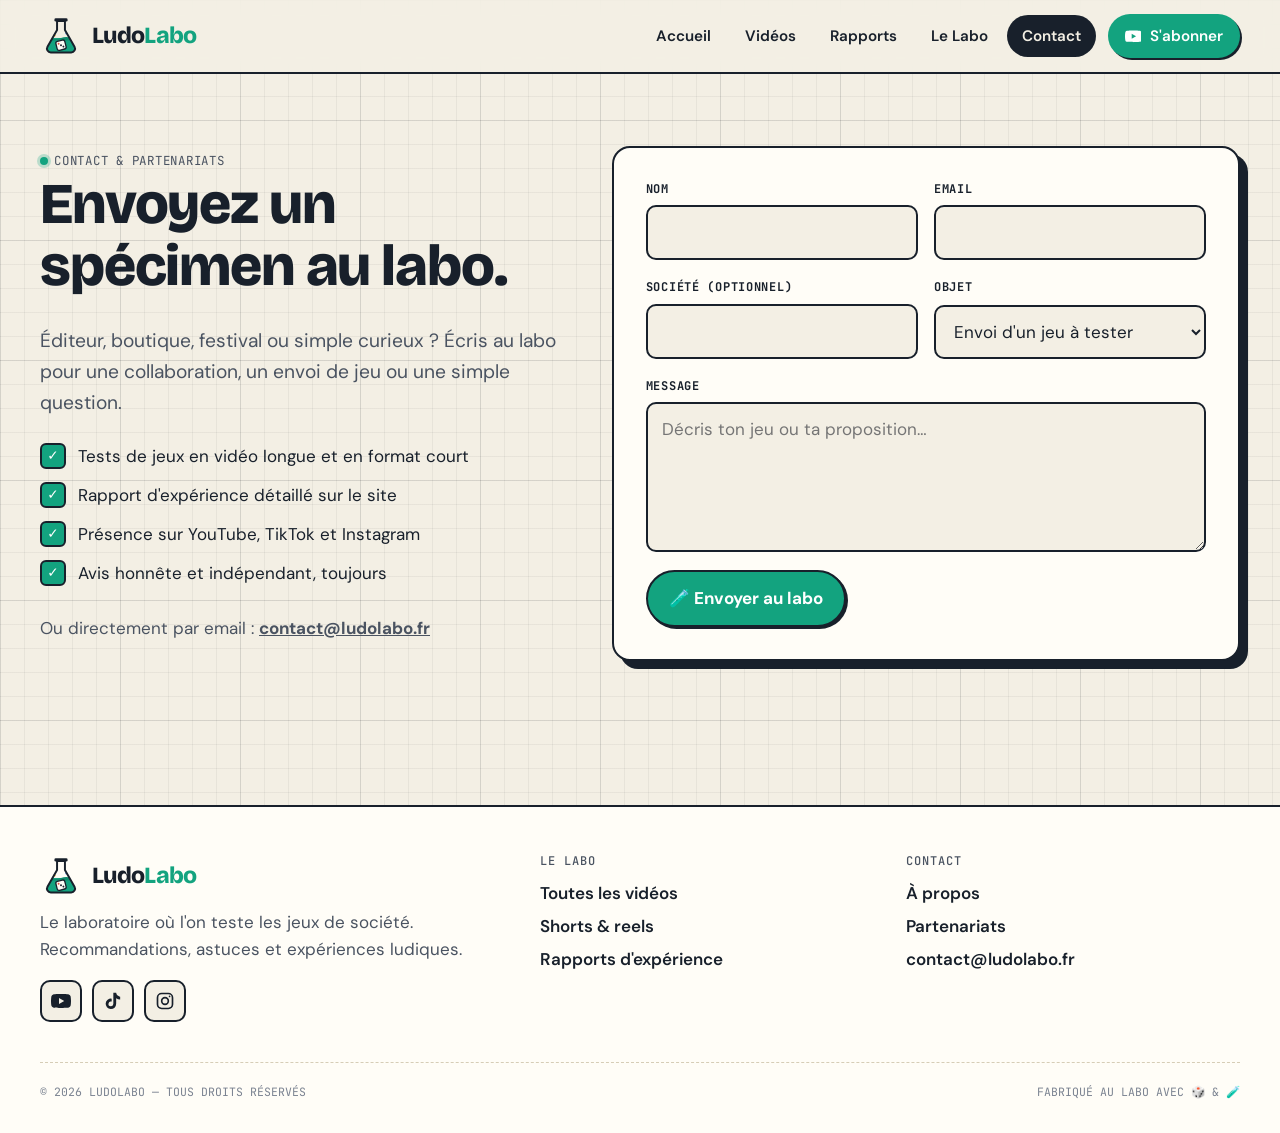
<file: contact.html>
<!doctype html>
<html lang="fr">
<head>
<meta charset="utf-8">
<meta name="viewport" content="width=device-width, initial-scale=1">
<title>Contact & partenariats — LudoLabo</title>
<meta name="description" content="Contacter LudoLabo pour un partenariat ou un envoi de jeu.">
<meta property="og:title" content="Contact & partenariats — LudoLabo">
<meta property="og:description" content="Contacter LudoLabo pour un partenariat ou un envoi de jeu.">
<meta property="og:type" content="website">
<meta property="og:image" content="assets/og-image.png">
<meta name="theme-color" content="#13a37f">
<link rel="icon" href="assets/logo.svg" type="image/svg+xml">
<link rel="preconnect" href="https://fonts.googleapis.com">
<link rel="preconnect" href="https://fonts.gstatic.com" crossorigin>
<link href="https://fonts.googleapis.com/css2?family=Bricolage+Grotesque:opsz,wght@12..96,600;12..96,700;12..96,800&family=DM+Sans:opsz,wght@9..40,400;9..40,500;9..40,700&family=JetBrains+Mono:wght@500;700;800&display=swap" rel="stylesheet">
<link rel="stylesheet" href="css/style.css">
</head>
<body data-page="contact">
<a class="sr-only" href="#main">Aller au contenu</a>
<header class="site-header">
  <div class="container header-inner">
    <a class="brand" href="index.html" aria-label="LudoLabo — accueil">
      <img src="assets/logo.svg" alt="" width="42" height="42">
      <span class="brand-name">Ludo<span>Labo</span></span>
    </a>
    <button class="nav-toggle" type="button" aria-label="Menu" aria-expanded="false"><span></span><span></span><span></span></button>
    <nav class="nav" aria-label="Navigation principale">
      <a href="index.html">Accueil</a><a href="videos.html">Vidéos</a><a href="rapports.html">Rapports</a><a href="labo.html">Le Labo</a><a href="contact.html" aria-current="page">Contact</a>
      <a class="btn btn-primary" data-yt-link href="#" target="_blank" rel="noopener"><svg viewBox="0 0 24 24" fill="currentColor" aria-hidden="true"><path d="M23.5 6.2a3 3 0 0 0-2.1-2.1C19.5 3.6 12 3.6 12 3.6s-7.5 0-9.4.5A3 3 0 0 0 .5 6.2 31 31 0 0 0 0 12a31 31 0 0 0 .5 5.8 3 3 0 0 0 2.1 2.1c1.9.5 9.4.5 9.4.5s7.5 0 9.4-.5a3 3 0 0 0 2.1-2.1A31 31 0 0 0 24 12a31 31 0 0 0-.5-5.8zM9.6 15.6V8.4l6.3 3.6-6.3 3.6z"/></svg> S'abonner</a>
    </nav>
  </div>
</header>
<main id="main">

<section class="section">
  <div class="container contact-grid">
    <div>
      <span class="label">Contact &amp; partenariats</span>
      <h1 style="font-size:clamp(2.2rem,5vw,3.6rem)">Envoyez un spécimen au labo.</h1>
      <p class="hero-lead">Éditeur, boutique, festival ou simple curieux&nbsp;? Écris au labo pour une collaboration, un envoi de jeu ou une simple question.</p>
      <ul class="checklist">
        <li>Tests de jeux en vidéo longue et en format court</li>
        <li>Rapport d'expérience détaillé sur le site</li>
        <li>Présence sur YouTube, TikTok et Instagram</li>
        <li>Avis honnête et indépendant, toujours</li>
      </ul>
      <p style="margin-top:28px" class="muted">Ou directement par email&nbsp;: <a data-email href="#" style="font-weight:700"></a></p>
    </div>
    <form class="form" id="contact-form" novalidate>
      <div class="field-row">
        <div class="field"><label for="f-nom">Nom</label><input id="f-nom" name="nom" required autocomplete="name"></div>
        <div class="field"><label for="f-email">Email</label><input id="f-email" name="email" type="email" required autocomplete="email"></div>
      </div>
      <div class="field-row">
        <div class="field"><label for="f-soc">Société (optionnel)</label><input id="f-soc" name="societe" autocomplete="organization"></div>
        <div class="field"><label for="f-obj">Objet</label>
          <select id="f-obj" name="objet"><option>Envoi d'un jeu à tester</option><option>Partenariat / sponsoring</option><option>Événement / festival</option><option>Autre demande</option></select></div>
      </div>
      <div class="field"><label for="f-msg">Message</label><textarea id="f-msg" name="message" required placeholder="Décris ton jeu ou ta proposition…"></textarea></div>
      <input type="text" name="_gotcha" tabindex="-1" autocomplete="off" style="display:none">
      <button class="btn btn-primary" type="submit" style="justify-self:start">🧪 Envoyer au labo</button>
      <div class="form-msg" id="form-msg" role="status"></div>
    </form>
  </div>
</section>

</main>
<footer class="site-footer">
  <div class="container">
    <div class="footer-grid">
      <div>
        <a class="brand" href="index.html"><img src="assets/logo.svg" alt="" width="42" height="42"><span class="brand-name">Ludo<span>Labo</span></span></a>
        <p class="muted" style="margin-top:12px;max-width:26em">Le laboratoire où l'on teste les jeux de société. Recommandations, astuces et expériences ludiques.</p>
        <div class="socials" data-socials></div>
      </div>
      <div><h4>Le labo</h4><ul>
        <li><a href="videos.html">Toutes les vidéos</a></li>
        <li><a href="videos.html?format=court">Shorts &amp; reels</a></li>
        <li><a href="rapports.html">Rapports d'expérience</a></li>
      </ul></div>
      <div><h4>Contact</h4><ul>
        <li><a href="labo.html">À propos</a></li>
        <li><a href="contact.html">Partenariats</a></li>
        <li><a data-email href="#"></a></li>
      </ul></div>
    </div>
    <div class="footer-bottom"><span>© <span id="year"></span> LudoLabo — tous droits réservés</span><span>Fabriqué au labo avec 🎲 &amp; 🧪</span></div>
  </div>
</footer>
<script src="data/config.js"></script>
<script src="data/youtube.js"></script>
<script src="data/videos.js"></script>
<script src="data/rapports.js"></script>
<script src="js/main.js"></script>
</body>
</html>
</file>
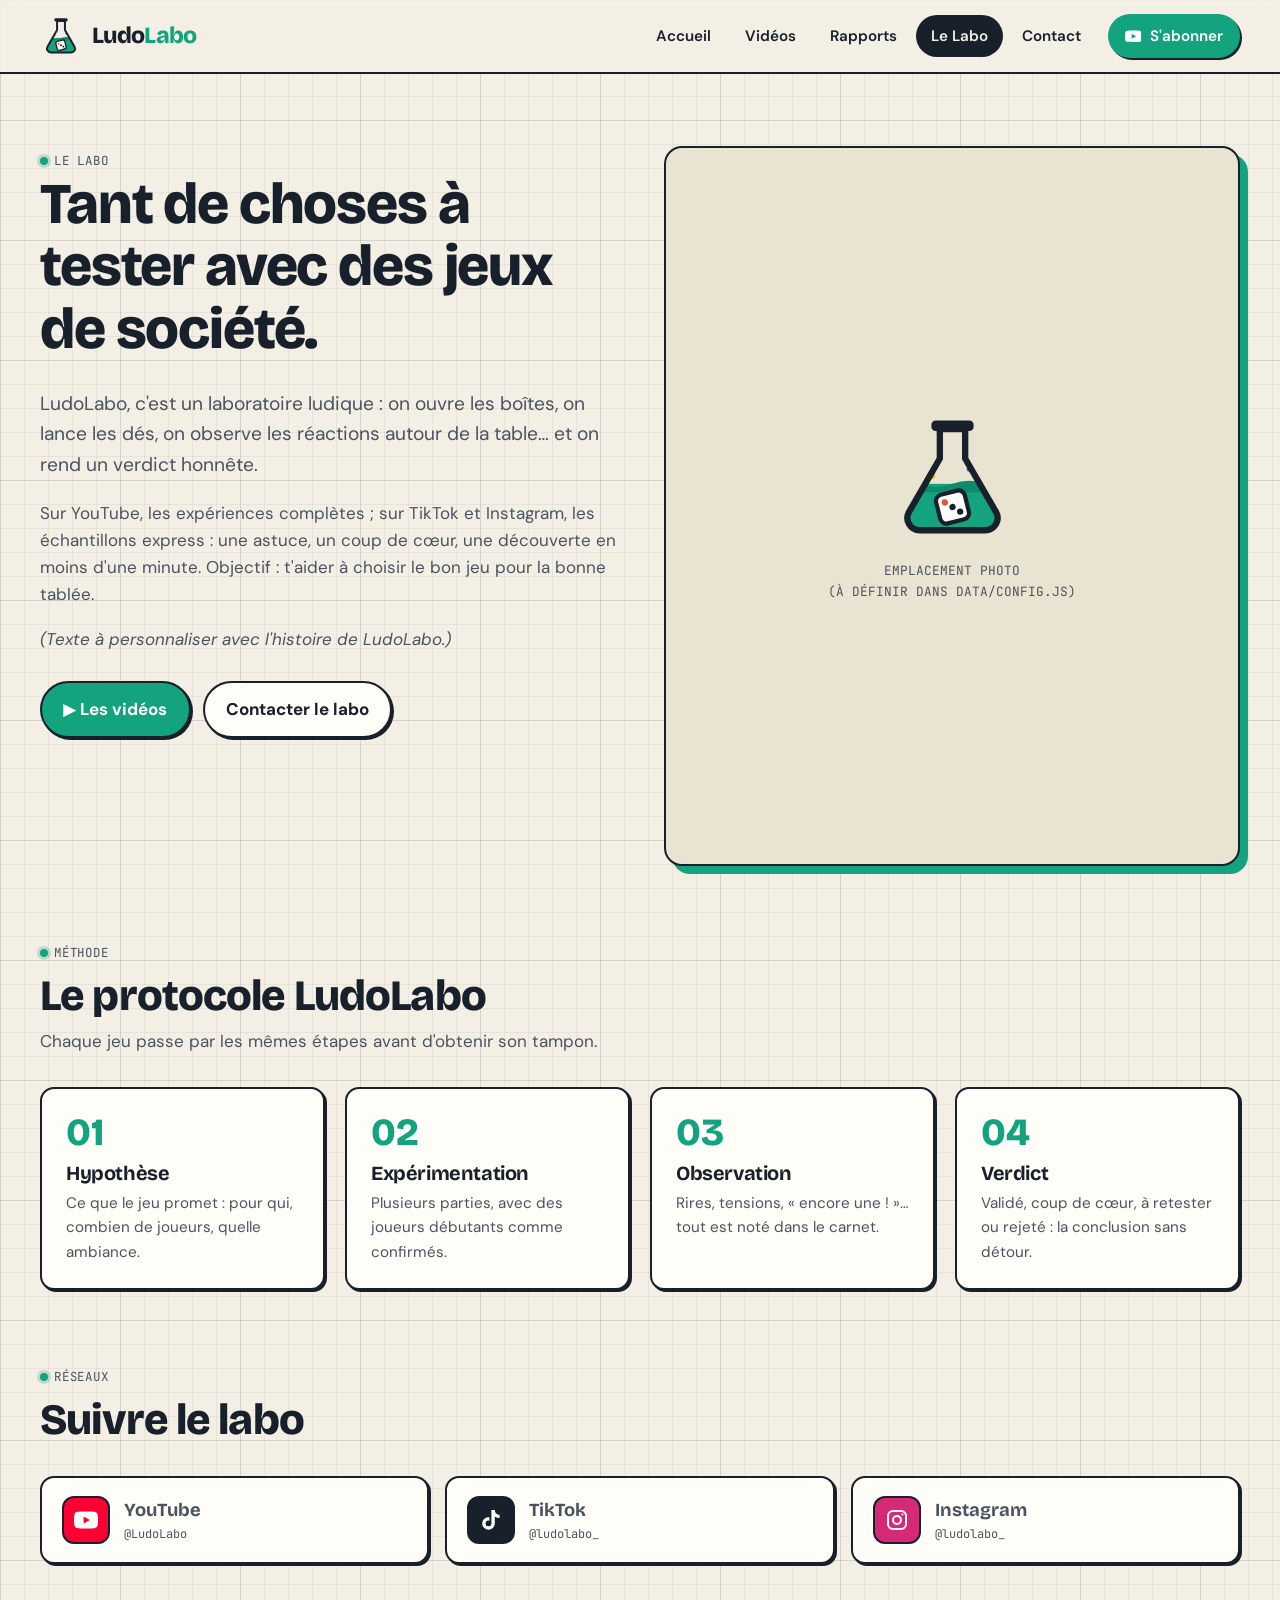
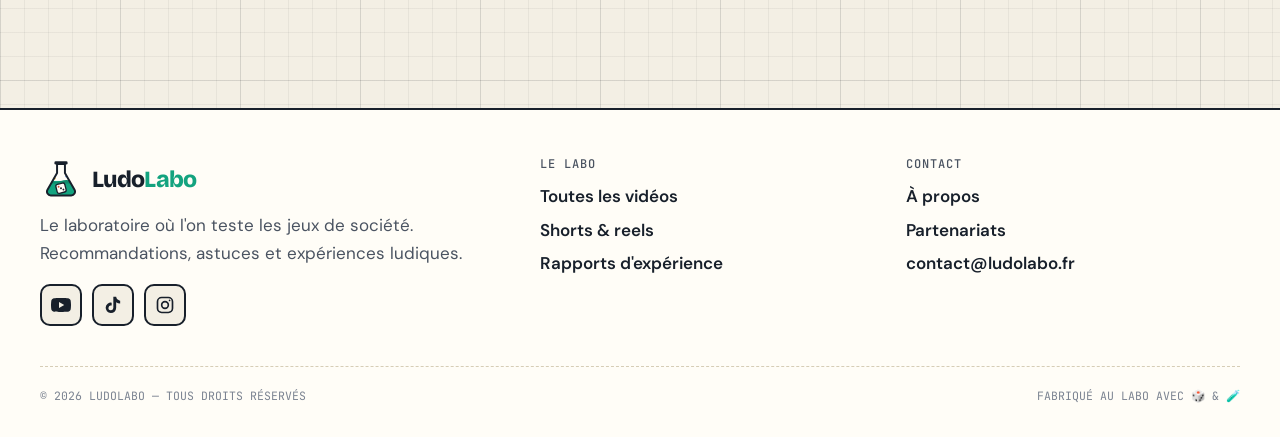
<file: labo.html>
<!doctype html>
<html lang="fr">
<head>
<meta charset="utf-8">
<meta name="viewport" content="width=device-width, initial-scale=1">
<title>Le Labo — LudoLabo</title>
<meta name="description" content="Qui est LudoLabo et comment les jeux sont testés.">
<meta property="og:title" content="Le Labo — LudoLabo">
<meta property="og:description" content="Qui est LudoLabo et comment les jeux sont testés.">
<meta property="og:type" content="website">
<meta property="og:image" content="assets/og-image.png">
<meta name="theme-color" content="#13a37f">
<link rel="icon" href="assets/logo.svg" type="image/svg+xml">
<link rel="preconnect" href="https://fonts.googleapis.com">
<link rel="preconnect" href="https://fonts.gstatic.com" crossorigin>
<link href="https://fonts.googleapis.com/css2?family=Bricolage+Grotesque:opsz,wght@12..96,600;12..96,700;12..96,800&family=DM+Sans:opsz,wght@9..40,400;9..40,500;9..40,700&family=JetBrains+Mono:wght@500;700;800&display=swap" rel="stylesheet">
<link rel="stylesheet" href="css/style.css">
</head>
<body data-page="labo">
<a class="sr-only" href="#main">Aller au contenu</a>
<header class="site-header">
  <div class="container header-inner">
    <a class="brand" href="index.html" aria-label="LudoLabo — accueil">
      <img src="assets/logo.svg" alt="" width="42" height="42">
      <span class="brand-name">Ludo<span>Labo</span></span>
    </a>
    <button class="nav-toggle" type="button" aria-label="Menu" aria-expanded="false"><span></span><span></span><span></span></button>
    <nav class="nav" aria-label="Navigation principale">
      <a href="index.html">Accueil</a><a href="videos.html">Vidéos</a><a href="rapports.html">Rapports</a><a href="labo.html" aria-current="page">Le Labo</a><a href="contact.html">Contact</a>
      <a class="btn btn-primary" data-yt-link href="#" target="_blank" rel="noopener"><svg viewBox="0 0 24 24" fill="currentColor" aria-hidden="true"><path d="M23.5 6.2a3 3 0 0 0-2.1-2.1C19.5 3.6 12 3.6 12 3.6s-7.5 0-9.4.5A3 3 0 0 0 .5 6.2 31 31 0 0 0 0 12a31 31 0 0 0 .5 5.8 3 3 0 0 0 2.1 2.1c1.9.5 9.4.5 9.4.5s7.5 0 9.4-.5a3 3 0 0 0 2.1-2.1A31 31 0 0 0 24 12a31 31 0 0 0-.5-5.8zM9.6 15.6V8.4l6.3 3.6-6.3 3.6z"/></svg> S'abonner</a>
    </nav>
  </div>
</header>
<main id="main">

<section class="section">
  <div class="container about-grid">
    <div>
      <span class="label">Le labo</span>
      <h1 style="font-size:clamp(2.2rem,5vw,3.6rem)">Tant de choses à tester avec des jeux de société.</h1>
      <p class="hero-lead">LudoLabo, c'est un laboratoire ludique&nbsp;: on ouvre les boîtes, on lance les dés, on observe les réactions autour de la table… et on rend un verdict honnête.</p>
      <p class="muted">Sur YouTube, les expériences complètes&nbsp;; sur TikTok et Instagram, les échantillons express&nbsp;: une astuce, un coup de cœur, une découverte en moins d'une minute. Objectif&nbsp;: t'aider à choisir le bon jeu pour la bonne tablée.</p>
      <p class="muted"><em>(Texte à personnaliser avec l'histoire de LudoLabo.)</em></p>
      <div class="hero-ctas"><a class="btn btn-primary" href="videos.html">▶ Les vidéos</a><a class="btn" href="contact.html">Contacter le labo</a></div>
    </div>
    <div class="about-photo" id="about-photo">
      <div class="ph"><div><img src="assets/logo.svg" alt="" style="width:45%;margin:0 auto 16px">Emplacement photo<br>(à définir dans data/config.js)</div></div>
    </div>
  </div>
</section>

<section class="section" style="padding-top:0">
  <div class="container">
    <div class="section-head reveal"><div><span class="label">Méthode</span><h2>Le protocole LudoLabo</h2><p>Chaque jeu passe par les mêmes étapes avant d'obtenir son tampon.</p></div></div>
    <ol class="protocol" style="padding:0;margin:0">
      <li class="reveal"><h3>Hypothèse</h3><p>Ce que le jeu promet&nbsp;: pour qui, combien de joueurs, quelle ambiance.</p></li>
      <li class="reveal"><h3>Expérimentation</h3><p>Plusieurs parties, avec des joueurs débutants comme confirmés.</p></li>
      <li class="reveal"><h3>Observation</h3><p>Rires, tensions, « encore une ! »… tout est noté dans le carnet.</p></li>
      <li class="reveal"><h3>Verdict</h3><p>Validé, coup de cœur, à retester ou rejeté&nbsp;: la conclusion sans détour.</p></li>
    </ol>
  </div>
</section>

<section class="section" style="padding-top:0">
  <div class="container">
    <div class="section-head reveal"><div><span class="label">Réseaux</span><h2>Suivre le labo</h2></div></div>
    <div class="socials-big" data-socials-big></div>
  </div>
</section>

</main>
<footer class="site-footer">
  <div class="container">
    <div class="footer-grid">
      <div>
        <a class="brand" href="index.html"><img src="assets/logo.svg" alt="" width="42" height="42"><span class="brand-name">Ludo<span>Labo</span></span></a>
        <p class="muted" style="margin-top:12px;max-width:26em">Le laboratoire où l'on teste les jeux de société. Recommandations, astuces et expériences ludiques.</p>
        <div class="socials" data-socials></div>
      </div>
      <div><h4>Le labo</h4><ul>
        <li><a href="videos.html">Toutes les vidéos</a></li>
        <li><a href="videos.html?format=court">Shorts &amp; reels</a></li>
        <li><a href="rapports.html">Rapports d'expérience</a></li>
      </ul></div>
      <div><h4>Contact</h4><ul>
        <li><a href="labo.html">À propos</a></li>
        <li><a href="contact.html">Partenariats</a></li>
        <li><a data-email href="#"></a></li>
      </ul></div>
    </div>
    <div class="footer-bottom"><span>© <span id="year"></span> LudoLabo — tous droits réservés</span><span>Fabriqué au labo avec 🎲 &amp; 🧪</span></div>
  </div>
</footer>
<script src="data/config.js"></script>
<script src="data/youtube.js"></script>
<script src="data/videos.js"></script>
<script src="data/rapports.js"></script>
<script src="js/main.js"></script>
</body>
</html>
</file>
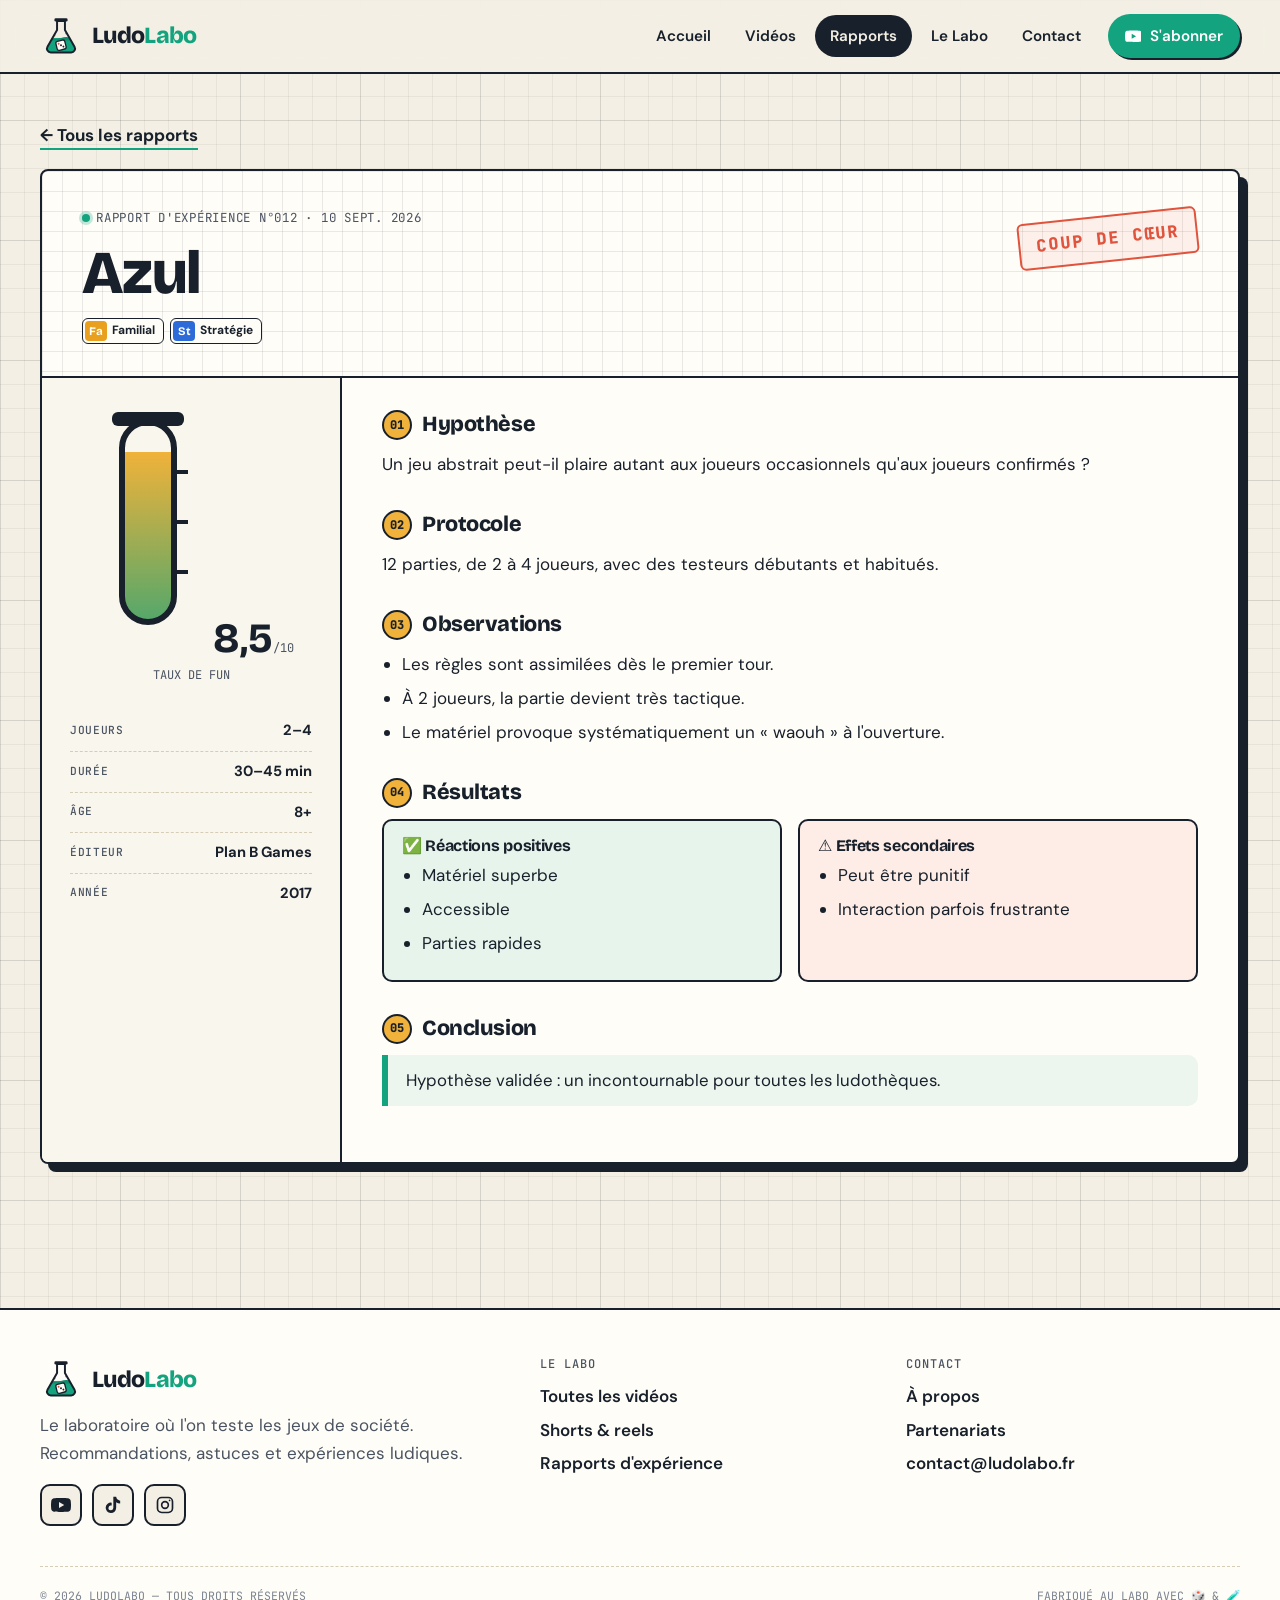
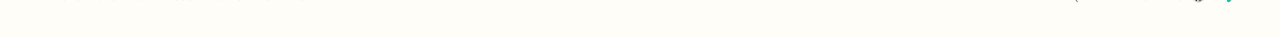
<file: rapport.html>
<!doctype html>
<html lang="fr">
<head>
<meta charset="utf-8">
<meta name="viewport" content="width=device-width, initial-scale=1">
<title>Rapport d'expérience — LudoLabo</title>
<meta name="description" content="Fiche de test d'un jeu de société par LudoLabo.">
<meta property="og:title" content="Rapport d'expérience — LudoLabo">
<meta property="og:description" content="Fiche de test d'un jeu de société par LudoLabo.">
<meta property="og:type" content="website">
<meta property="og:image" content="assets/og-image.png">
<meta name="theme-color" content="#13a37f">
<link rel="icon" href="assets/logo.svg" type="image/svg+xml">
<link rel="preconnect" href="https://fonts.googleapis.com">
<link rel="preconnect" href="https://fonts.gstatic.com" crossorigin>
<link href="https://fonts.googleapis.com/css2?family=Bricolage+Grotesque:opsz,wght@12..96,600;12..96,700;12..96,800&family=DM+Sans:opsz,wght@9..40,400;9..40,500;9..40,700&family=JetBrains+Mono:wght@500;700;800&display=swap" rel="stylesheet">
<link rel="stylesheet" href="css/style.css">
</head>
<body data-page="rapport">
<a class="sr-only" href="#main">Aller au contenu</a>
<header class="site-header">
  <div class="container header-inner">
    <a class="brand" href="index.html" aria-label="LudoLabo — accueil">
      <img src="assets/logo.svg" alt="" width="42" height="42">
      <span class="brand-name">Ludo<span>Labo</span></span>
    </a>
    <button class="nav-toggle" type="button" aria-label="Menu" aria-expanded="false"><span></span><span></span><span></span></button>
    <nav class="nav" aria-label="Navigation principale">
      <a href="index.html">Accueil</a><a href="videos.html">Vidéos</a><a href="rapports.html" aria-current="page">Rapports</a><a href="labo.html">Le Labo</a><a href="contact.html">Contact</a>
      <a class="btn btn-primary" data-yt-link href="#" target="_blank" rel="noopener"><svg viewBox="0 0 24 24" fill="currentColor" aria-hidden="true"><path d="M23.5 6.2a3 3 0 0 0-2.1-2.1C19.5 3.6 12 3.6 12 3.6s-7.5 0-9.4.5A3 3 0 0 0 .5 6.2 31 31 0 0 0 0 12a31 31 0 0 0 .5 5.8 3 3 0 0 0 2.1 2.1c1.9.5 9.4.5 9.4.5s7.5 0 9.4-.5a3 3 0 0 0 2.1-2.1A31 31 0 0 0 24 12a31 31 0 0 0-.5-5.8zM9.6 15.6V8.4l6.3 3.6-6.3 3.6z"/></svg> S'abonner</a>
    </nav>
  </div>
</header>
<main id="main">

<div class="report"><div class="container" id="report"></div></div>

</main>
<footer class="site-footer">
  <div class="container">
    <div class="footer-grid">
      <div>
        <a class="brand" href="index.html"><img src="assets/logo.svg" alt="" width="42" height="42"><span class="brand-name">Ludo<span>Labo</span></span></a>
        <p class="muted" style="margin-top:12px;max-width:26em">Le laboratoire où l'on teste les jeux de société. Recommandations, astuces et expériences ludiques.</p>
        <div class="socials" data-socials></div>
      </div>
      <div><h4>Le labo</h4><ul>
        <li><a href="videos.html">Toutes les vidéos</a></li>
        <li><a href="videos.html?format=court">Shorts &amp; reels</a></li>
        <li><a href="rapports.html">Rapports d'expérience</a></li>
      </ul></div>
      <div><h4>Contact</h4><ul>
        <li><a href="labo.html">À propos</a></li>
        <li><a href="contact.html">Partenariats</a></li>
        <li><a data-email href="#"></a></li>
      </ul></div>
    </div>
    <div class="footer-bottom"><span>© <span id="year"></span> LudoLabo — tous droits réservés</span><span>Fabriqué au labo avec 🎲 &amp; 🧪</span></div>
  </div>
</footer>
<script src="data/config.js"></script>
<script src="data/youtube.js"></script>
<script src="data/videos.js"></script>
<script src="data/rapports.js"></script>
<script src="js/main.js"></script>
</body>
</html>
</file>
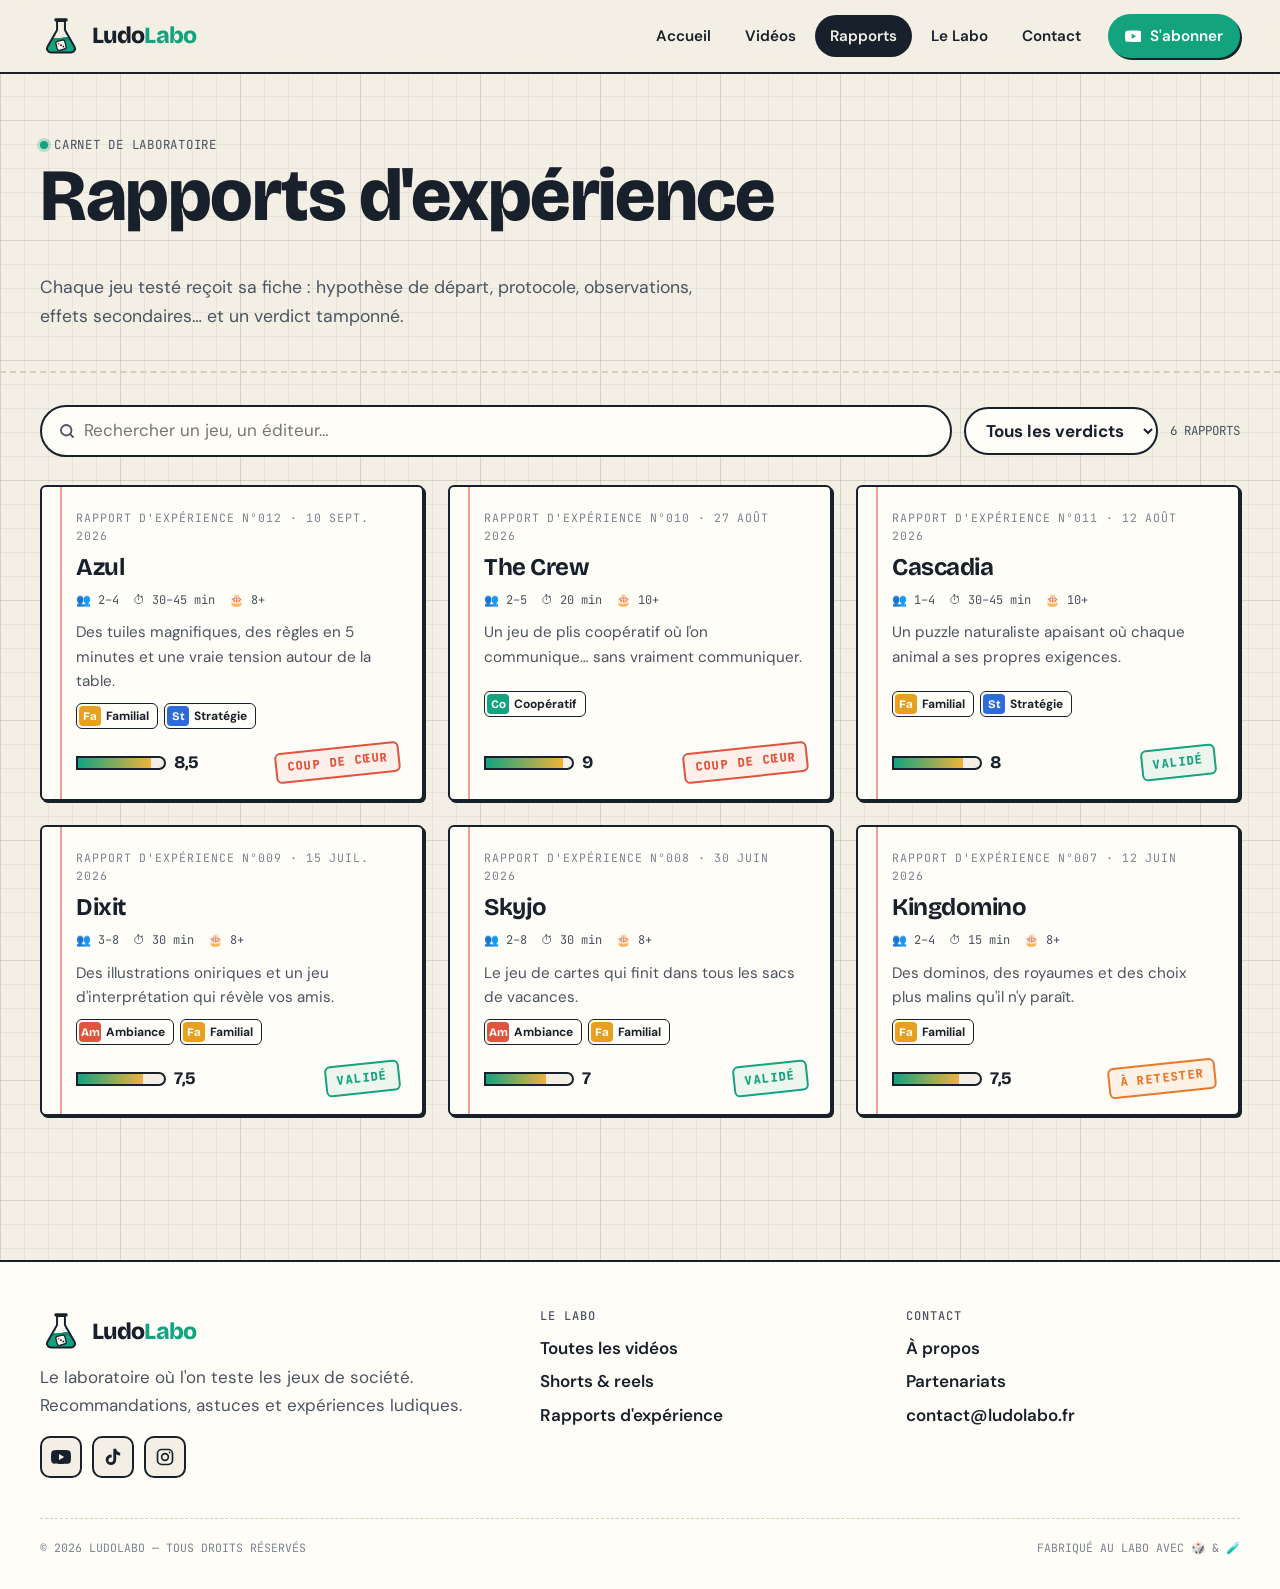
<file: rapports.html>
<!doctype html>
<html lang="fr">
<head>
<meta charset="utf-8">
<meta name="viewport" content="width=device-width, initial-scale=1">
<title>Rapports d'expérience — LudoLabo</title>
<meta name="description" content="Les fiches de test des jeux de société passés au labo.">
<meta property="og:title" content="Rapports d'expérience — LudoLabo">
<meta property="og:description" content="Les fiches de test des jeux de société passés au labo.">
<meta property="og:type" content="website">
<meta property="og:image" content="assets/og-image.png">
<meta name="theme-color" content="#13a37f">
<link rel="icon" href="assets/logo.svg" type="image/svg+xml">
<link rel="preconnect" href="https://fonts.googleapis.com">
<link rel="preconnect" href="https://fonts.gstatic.com" crossorigin>
<link href="https://fonts.googleapis.com/css2?family=Bricolage+Grotesque:opsz,wght@12..96,600;12..96,700;12..96,800&family=DM+Sans:opsz,wght@9..40,400;9..40,500;9..40,700&family=JetBrains+Mono:wght@500;700;800&display=swap" rel="stylesheet">
<link rel="stylesheet" href="css/style.css">
</head>
<body data-page="rapports">
<a class="sr-only" href="#main">Aller au contenu</a>
<header class="site-header">
  <div class="container header-inner">
    <a class="brand" href="index.html" aria-label="LudoLabo — accueil">
      <img src="assets/logo.svg" alt="" width="42" height="42">
      <span class="brand-name">Ludo<span>Labo</span></span>
    </a>
    <button class="nav-toggle" type="button" aria-label="Menu" aria-expanded="false"><span></span><span></span><span></span></button>
    <nav class="nav" aria-label="Navigation principale">
      <a href="index.html">Accueil</a><a href="videos.html">Vidéos</a><a href="rapports.html" aria-current="page">Rapports</a><a href="labo.html">Le Labo</a><a href="contact.html">Contact</a>
      <a class="btn btn-primary" data-yt-link href="#" target="_blank" rel="noopener"><svg viewBox="0 0 24 24" fill="currentColor" aria-hidden="true"><path d="M23.5 6.2a3 3 0 0 0-2.1-2.1C19.5 3.6 12 3.6 12 3.6s-7.5 0-9.4.5A3 3 0 0 0 .5 6.2 31 31 0 0 0 0 12a31 31 0 0 0 .5 5.8 3 3 0 0 0 2.1 2.1c1.9.5 9.4.5 9.4.5s7.5 0 9.4-.5a3 3 0 0 0 2.1-2.1A31 31 0 0 0 24 12a31 31 0 0 0-.5-5.8zM9.6 15.6V8.4l6.3 3.6-6.3 3.6z"/></svg> S'abonner</a>
    </nav>
  </div>
</header>
<main id="main">

<section class="page-head">
  <div class="container">
    <span class="label">Carnet de laboratoire</span>
    <h1>Rapports d'expérience</h1>
    <p>Chaque jeu testé reçoit sa fiche&nbsp;: hypothèse de départ, protocole, observations, effets secondaires… et un verdict tamponné.</p>
  </div>
</section>
<section class="section" style="padding-top:32px">
  <div class="container">
    <div class="filters-row" style="margin-bottom:28px">
      <label class="search"><span class="sr-only">Rechercher</span><svg viewBox="0 0 24 24" fill="none" stroke="currentColor" stroke-width="2.4" stroke-linecap="round"><circle cx="11" cy="11" r="7"/><path d="m20 20-3.5-3.5"/></svg><input id="rq" type="search" placeholder="Rechercher un jeu, un éditeur…" autocomplete="off"></label>
      <select class="select" id="verdict" aria-label="Verdict">
        <option value="tous">Tous les verdicts</option><option value="coup-de-coeur">Coup de cœur</option><option value="valide">Validé</option><option value="a-retester">À retester</option><option value="rejete">Rejeté</option>
      </select>
      <span class="result-count" id="rcount"></span>
    </div>
    <div class="grid-reports" id="reports"></div>
  </div>
</section>

</main>
<footer class="site-footer">
  <div class="container">
    <div class="footer-grid">
      <div>
        <a class="brand" href="index.html"><img src="assets/logo.svg" alt="" width="42" height="42"><span class="brand-name">Ludo<span>Labo</span></span></a>
        <p class="muted" style="margin-top:12px;max-width:26em">Le laboratoire où l'on teste les jeux de société. Recommandations, astuces et expériences ludiques.</p>
        <div class="socials" data-socials></div>
      </div>
      <div><h4>Le labo</h4><ul>
        <li><a href="videos.html">Toutes les vidéos</a></li>
        <li><a href="videos.html?format=court">Shorts &amp; reels</a></li>
        <li><a href="rapports.html">Rapports d'expérience</a></li>
      </ul></div>
      <div><h4>Contact</h4><ul>
        <li><a href="labo.html">À propos</a></li>
        <li><a href="contact.html">Partenariats</a></li>
        <li><a data-email href="#"></a></li>
      </ul></div>
    </div>
    <div class="footer-bottom"><span>© <span id="year"></span> LudoLabo — tous droits réservés</span><span>Fabriqué au labo avec 🎲 &amp; 🧪</span></div>
  </div>
</footer>
<script src="data/config.js"></script>
<script src="data/youtube.js"></script>
<script src="data/videos.js"></script>
<script src="data/rapports.js"></script>
<script src="js/main.js"></script>
</body>
</html>
</file>
<file: css/style.css>
/* =========================================================
   LudoLabo — feuille de style
   DA : carnet de labo (papier millimétré, étiquettes, tampons)
        x jeu de société (dés, pions, tableau périodique)
   ========================================================= */

:root {
  --paper: #f3efe4;
  --paper-2: #e9e3d2;
  --card: #fffdf7;
  --ink: #18202b;
  --ink-2: #4a5361;
  --ink-3: #7b8391;
  --line: #d6cdb6;
  --grid: rgba(24, 32, 43, 0.055);
  --grid-strong: rgba(24, 32, 43, 0.09);

  --lab: #13a37f;
  --lab-dark: #0c7a5e;
  --red: #e0533d;
  --yellow: #f0b23a;
  --blue: #2c6bd8;
  --purple: #7b52d3;
  --teal: #1597a8;
  --orange: #e8792b;

  --shadow: 4px 4px 0 var(--ink);
  --shadow-sm: 2px 2px 0 var(--ink);
  --radius: 14px;

  --f-display: "Bricolage Grotesque", system-ui, sans-serif;
  --f-body: "DM Sans", system-ui, sans-serif;
  --f-mono: "JetBrains Mono", ui-monospace, monospace;

  --max: 1200px;
  color-scheme: light;
}

@media (prefers-color-scheme: dark) {
  :root:not([data-theme="light"]) {
    --paper: #10151c;
    --paper-2: #161d26;
    --card: #19212c;
    --ink: #ede8dc;
    --ink-2: #b9b4a8;
    --ink-3: #8a8f99;
    --line: #2b3542;
    --grid: rgba(237, 232, 220, 0.04);
    --grid-strong: rgba(237, 232, 220, 0.07);
    --shadow: 4px 4px 0 #000;
    --shadow-sm: 2px 2px 0 #000;
    color-scheme: dark;
  }
}
:root[data-theme="dark"] {
  --paper: #10151c; --paper-2: #161d26; --card: #19212c;
  --ink: #ede8dc; --ink-2: #b9b4a8; --ink-3: #8a8f99; --line: #2b3542;
  --grid: rgba(237, 232, 220, 0.04); --grid-strong: rgba(237, 232, 220, 0.07);
  --shadow: 4px 4px 0 #000; --shadow-sm: 2px 2px 0 #000;
  color-scheme: dark;
}

*, *::before, *::after { box-sizing: border-box; }
html { scroll-behavior: smooth; -webkit-text-size-adjust: 100%; }
body {
  margin: 0;
  font-family: var(--f-body);
  font-size: 17px;
  line-height: 1.6;
  color: var(--ink);
  background-color: var(--paper);
  background-image:
    linear-gradient(var(--grid-strong) 1px, transparent 1px),
    linear-gradient(90deg, var(--grid-strong) 1px, transparent 1px),
    linear-gradient(var(--grid) 1px, transparent 1px),
    linear-gradient(90deg, var(--grid) 1px, transparent 1px);
  background-size: 120px 120px, 120px 120px, 24px 24px, 24px 24px;
  overflow-x: hidden;
}
img { max-width: 100%; display: block; }
a { color: inherit; }
button, input, select, textarea { font: inherit; color: inherit; }
::selection { background: var(--yellow); color: #18202b; }
:focus-visible { outline: 3px solid var(--blue); outline-offset: 3px; border-radius: 4px; }

.container { width: min(var(--max), 100% - 32px); margin-inline: auto; }
.sr-only { position: absolute; width: 1px; height: 1px; overflow: hidden; clip: rect(0 0 0 0); white-space: nowrap; }

/* ---------- Typo ---------- */
h1, h2, h3, h4 { font-family: var(--f-display); line-height: 1.08; margin: 0 0 .5em; letter-spacing: -0.02em; }
h1 { font-size: clamp(2.4rem, 6vw, 4.6rem); font-weight: 800; }
h2 { font-size: clamp(1.8rem, 3.6vw, 2.7rem); font-weight: 800; }
h3 { font-size: 1.25rem; font-weight: 700; }
p { margin: 0 0 1em; }
.mono, .label {
  font-family: var(--f-mono);
  font-size: .78rem;
  letter-spacing: .06em;
  text-transform: uppercase;
}
.label { color: var(--ink-2); display: inline-flex; align-items: center; gap: .5em; }
.label::before { content: ""; width: 8px; height: 8px; background: var(--lab); border-radius: 50%; box-shadow: 0 0 0 3px color-mix(in srgb, var(--lab) 25%, transparent); }
.hl {
  background: linear-gradient(transparent 58%, color-mix(in srgb, var(--yellow) 75%, transparent) 58%);
  padding: 0 .1em;
}
.muted { color: var(--ink-2); }

/* ---------- Boutons ---------- */
.btn {
  display: inline-flex; align-items: center; gap: .55em;
  padding: .75em 1.25em;
  border: 2px solid var(--ink);
  border-radius: 999px;
  background: var(--card);
  color: var(--ink);
  font-weight: 700;
  text-decoration: none;
  box-shadow: var(--shadow-sm);
  cursor: pointer;
  transition: transform .15s, box-shadow .15s, background .15s;
  white-space: nowrap;
}
.btn:hover { transform: translate(-2px, -2px); box-shadow: var(--shadow); }
.btn:active { transform: translate(1px, 1px); box-shadow: 0 0 0 var(--ink); }
.btn-primary { background: var(--lab); color: #fff; border-color: var(--ink); }
.btn-yellow { background: var(--yellow); color: #18202b; }
.btn svg { width: 1.1em; height: 1.1em; flex: none; }

/* ---------- En-tête ---------- */
.site-header {
  position: sticky; top: 0; z-index: 50;
  background: color-mix(in srgb, var(--paper) 88%, transparent);
  backdrop-filter: blur(10px);
  border-bottom: 2px solid var(--ink);
}
.header-inner { display: flex; align-items: center; gap: 24px; height: 72px; }
.brand { display: flex; align-items: center; gap: 10px; text-decoration: none; }
.brand img { width: 42px; height: 42px; }
.brand-name { font-family: var(--f-display); font-weight: 800; font-size: 1.45rem; letter-spacing: -0.03em; }
.brand-name span { color: var(--lab); }
.nav { display: flex; gap: 4px; margin-left: auto; align-items: center; }
.nav a {
  text-decoration: none; font-weight: 600; padding: .45em .85em; border-radius: 999px;
  border: 2px solid transparent; font-size: .95rem;
}
.nav a:hover { border-color: var(--ink); }
.nav a[aria-current="page"] { background: var(--ink); color: var(--paper); }
.nav .btn { margin-left: 8px; padding: .5em 1em; }
.nav-toggle {
  display: none; margin-left: auto; width: 44px; height: 44px; border: 2px solid var(--ink);
  border-radius: 12px; background: var(--card); cursor: pointer; box-shadow: var(--shadow-sm);
}
.nav-toggle span { display: block; width: 20px; height: 2px; background: var(--ink); margin: 4px auto; transition: .2s; }

@media (max-width: 880px) {
  .nav-toggle { display: block; }
  .nav {
    position: absolute; top: 72px; left: 0; right: 0; flex-direction: column; align-items: stretch;
    background: var(--paper); border-bottom: 2px solid var(--ink); padding: 12px 16px 20px;
    display: none;
  }
  .nav.open { display: flex; }
  .nav a { padding: .8em 1em; }
  .nav .btn { margin: 8px 0 0; justify-content: center; }
}

/* ---------- Héro ---------- */
.hero { padding: 64px 0 40px; position: relative; }
.hero-grid { display: grid; grid-template-columns: 1.15fr .85fr; gap: 48px; align-items: center; }
.hero h1 { margin-top: 18px; }
.hero h1 em { font-style: normal; color: var(--lab); position: relative; white-space: nowrap; }
.hero-lead { font-size: 1.2rem; color: var(--ink-2); max-width: 34em; }
.hero-ctas { display: flex; flex-wrap: wrap; gap: 12px; margin: 28px 0 36px; }
.stats { display: flex; flex-wrap: wrap; gap: 12px; }
.stat {
  background: var(--card); border: 2px solid var(--ink); border-radius: 12px; padding: 10px 16px; min-width: 120px;
}
.stat b { display: block; font-family: var(--f-display); font-size: 1.8rem; line-height: 1; }
.stat span { font-family: var(--f-mono); font-size: .7rem; text-transform: uppercase; letter-spacing: .08em; color: var(--ink-2); }

.hero-visual { position: relative; aspect-ratio: 1; max-width: 460px; justify-self: center; width: 100%; }
.hero-visual svg { width: 100%; height: 100%; overflow: visible; }
.tag {
  position: absolute; background: var(--card); border: 2px solid var(--ink); border-radius: 8px;
  padding: 8px 12px; font-family: var(--f-mono); font-size: .72rem; line-height: 1.4; box-shadow: var(--shadow-sm);
  text-transform: uppercase; letter-spacing: .05em;
}
.tag b { display: block; font-family: var(--f-display); font-size: 1rem; text-transform: none; letter-spacing: 0; }
.tag-1 { top: 8%; right: -2%; transform: rotate(5deg); }
.tag-2 { bottom: 10%; left: -4%; transform: rotate(-4deg); }
.tag-1::before, .tag-2::before {
  content: ""; position: absolute; width: 10px; height: 10px; border: 2px solid var(--ink); border-radius: 50%;
  background: var(--paper); top: 50%; transform: translateY(-50%);
}
.tag-1::before { left: -7px; } .tag-2::before { right: -7px; }

/* animations du flacon */
.bubble { animation: rise 4s infinite ease-in; opacity: 0; }
.bubble:nth-of-type(2) { animation-delay: 1.1s; animation-duration: 3.4s; }
.bubble:nth-of-type(3) { animation-delay: 2.2s; animation-duration: 4.6s; }
.bubble:nth-of-type(4) { animation-delay: .6s; animation-duration: 5s; }
.bubble:nth-of-type(5) { animation-delay: 2.9s; }
@keyframes rise {
  0% { transform: translateY(0); opacity: 0; }
  15% { opacity: .9; }
  100% { transform: translateY(-150px); opacity: 0; }
}
.float-a { animation: bob 5s ease-in-out infinite; transform-box: fill-box; transform-origin: center; }
.float-b { animation: bob 6s ease-in-out infinite reverse; transform-box: fill-box; transform-origin: center; }
@keyframes bob {
  0%, 100% { transform: translateY(0) rotate(-8deg); }
  50% { transform: translateY(-12px) rotate(10deg); }
}
.wave { animation: wave 6s linear infinite; }
@keyframes wave { from { transform: translateX(0); } to { transform: translateX(-200px); } }

@media (prefers-reduced-motion: reduce) {
  *, *::before, *::after { animation: none !important; transition: none !important; scroll-behavior: auto !important; }
  .bubble { opacity: .7; }
}

@media (max-width: 880px) {
  .hero { padding-top: 36px; }
  .hero-grid { grid-template-columns: 1fr; gap: 24px; }
  .hero-visual { max-width: 320px; order: -1; }
  .tag-2 { left: 0; }
  .tag-1 { right: 0; }
}

/* ---------- Bandeau défilant ---------- */
.ticker {
  border-block: 2px solid var(--ink); background: var(--ink); color: var(--paper);
  overflow: hidden; white-space: nowrap; padding: 10px 0; margin: 24px 0 0;
}
.ticker-track { display: inline-flex; gap: 40px; animation: ticker 40s linear infinite; font-family: var(--f-mono); font-size: .85rem; text-transform: uppercase; letter-spacing: .08em; }
.ticker-track span::before { content: "⬢"; color: var(--yellow); margin-right: 14px; }
@keyframes ticker { to { transform: translateX(-50%); } }

/* ---------- Sections ---------- */
.section { padding: 72px 0; }
.section-head { display: flex; justify-content: space-between; align-items: end; gap: 24px; margin-bottom: 32px; flex-wrap: wrap; }
.section-head h2 { margin: 8px 0 0; }
.section-head p { margin: 8px 0 0; color: var(--ink-2); max-width: 36em; }
.link-arrow { font-weight: 700; text-decoration: none; border-bottom: 2px solid var(--lab); padding-bottom: 2px; white-space: nowrap; }
.link-arrow:hover { color: var(--lab); }

.page-head { padding: 56px 0 24px; border-bottom: 2px dashed var(--line); }
.page-head p { color: var(--ink-2); font-size: 1.1rem; max-width: 40em; }

/* ---------- Cartes vidéo ---------- */
.grid-videos { display: grid; grid-template-columns: repeat(auto-fill, minmax(300px, 1fr)); gap: 24px; }
.card {
  background: var(--card); border: 2px solid var(--ink); border-radius: var(--radius);
  overflow: hidden; box-shadow: var(--shadow-sm); transition: transform .18s, box-shadow .18s;
  display: flex; flex-direction: column; text-align: left; padding: 0; cursor: pointer; width: 100%;
}
.card:hover { transform: translate(-3px, -3px); box-shadow: 6px 6px 0 var(--ink); }
.thumb { position: relative; aspect-ratio: 16/9; background: var(--paper-2); border-bottom: 2px solid var(--ink); overflow: hidden; }
.thumb img { width: 100%; height: 100%; object-fit: cover; }
.thumb .play {
  position: absolute; inset: 0; margin: auto; width: 58px; height: 58px; border-radius: 50%;
  background: var(--yellow); border: 2px solid #18202b; display: grid; place-items: center;
  transform: scale(.85); opacity: 0; transition: .2s;
}
.thumb .play svg { width: 22px; margin-left: 3px; fill: #18202b; }
.card:hover .play, .card:focus-visible .play { opacity: 1; transform: scale(1); }
.badge {
  position: absolute; font-family: var(--f-mono); font-size: .68rem; font-weight: 700; text-transform: uppercase;
  letter-spacing: .06em; padding: 3px 8px; border-radius: 6px; border: 2px solid #18202b; background: #fffdf7; color: #18202b;
}
.badge-platform { top: 10px; left: 10px; display: inline-flex; align-items: center; gap: 5px; }
.badge-platform svg { width: 12px; height: 12px; }
.badge-duration { bottom: 10px; right: 10px; background: #18202b; color: #fff; }
.card-body { padding: 16px 18px 18px; display: flex; flex-direction: column; gap: 10px; flex: 1; }
.card-body h3 { font-size: 1.1rem; margin: 0; }
.card-meta { display: flex; flex-wrap: wrap; gap: 6px; align-items: center; margin-top: auto; }
.card-meta time { font-family: var(--f-mono); font-size: .72rem; color: var(--ink-3); margin-right: auto; text-transform: uppercase; }

/* miniature générée (quand aucune image n'est dispo) */
.thumb-gen {
  position: absolute; inset: 0; display: flex; flex-direction: column; justify-content: space-between; padding: 14px;
  color: #fff;
  background-image:
    linear-gradient(rgba(255,255,255,.12) 1px, transparent 1px),
    linear-gradient(90deg, rgba(255,255,255,.12) 1px, transparent 1px);
  background-size: 18px 18px;
}
.thumb-gen .sym { font-family: var(--f-display); font-weight: 800; font-size: 4.2rem; line-height: .8; align-self: flex-end; opacity: .95; }
.thumb-gen .t { font-family: var(--f-display); font-weight: 800; font-size: 1.3rem; line-height: 1.05; max-width: 80%; text-shadow: 2px 2px 0 rgba(0,0,0,.2); }
.thumb-gen .n { font-family: var(--f-mono); font-size: .65rem; opacity: .85; text-transform: uppercase; letter-spacing: .1em; }

/* puces catégories (éléments) */
.chip {
  display: inline-flex; align-items: center; gap: 5px; font-size: .75rem; font-weight: 700;
  padding: 2px 8px 2px 2px; border-radius: 6px; border: 1.5px solid var(--ink); text-decoration: none; background: var(--card);
}
.chip i {
  font-style: normal; font-family: var(--f-display); width: 22px; height: 20px; display: grid; place-items: center;
  border-radius: 4px; color: #fff; font-size: .72rem;
}

/* ---------- Shorts ---------- */
.shorts-rail {
  display: grid; grid-auto-flow: column; grid-auto-columns: minmax(190px, 220px); gap: 18px;
  overflow-x: auto; scroll-snap-type: x mandatory; padding: 4px 4px 18px; margin: 0 -4px;
  scrollbar-width: thin; scrollbar-color: var(--ink) transparent;
}
.shorts-rail > * { scroll-snap-align: start; }
.grid-shorts { display: grid; grid-template-columns: repeat(auto-fill, minmax(180px, 1fr)); gap: 20px; }
.card-short .thumb { aspect-ratio: 9/16; }
.card-short .card-body { padding: 12px 14px 14px; }
.card-short h3 { font-size: .98rem; }
.card-short .thumb-gen .sym { font-size: 3.6rem; }
.card-short .thumb-gen .t { font-size: 1.15rem; max-width: 100%; }

/* ---------- Tableau périodique ---------- */
.periodic { display: grid; grid-template-columns: repeat(auto-fill, minmax(130px, 1fr)); gap: 12px; }
.element {
  aspect-ratio: 1; border: 2px solid var(--ink); border-radius: 12px; padding: 10px 12px; text-decoration: none;
  display: flex; flex-direction: column; justify-content: space-between; position: relative;
  background: var(--card); transition: transform .18s, box-shadow .18s; box-shadow: var(--shadow-sm);
}
.element::after { content: ""; position: absolute; left: 0; right: 0; bottom: 0; height: 8px; background: var(--c); border-radius: 0 0 9px 9px; }
.element:hover { transform: translate(-3px,-3px) rotate(-1.5deg); box-shadow: 6px 6px 0 var(--c); }
.element .z { font-family: var(--f-mono); font-size: .72rem; display: flex; justify-content: space-between; color: var(--ink-2); }
.element .s { font-family: var(--f-display); font-size: 2.6rem; font-weight: 800; line-height: 1; color: var(--c); }
.element .nm { font-weight: 700; font-size: .9rem; line-height: 1.2; }
.element .ct { font-family: var(--f-mono); font-size: .65rem; color: var(--ink-3); text-transform: uppercase; margin-bottom: 6px; }

/* ---------- Rapports ---------- */
.grid-reports { display: grid; grid-template-columns: repeat(auto-fill, minmax(320px, 1fr)); gap: 24px; }
.report-card {
  background: var(--card); border: 2px solid var(--ink); border-radius: 6px; text-decoration: none; position: relative;
  padding: 22px 22px 20px 34px; box-shadow: var(--shadow-sm); transition: transform .18s, box-shadow .18s; display: flex; flex-direction: column; gap: 10px;
}
.report-card::before { /* marge de carnet */
  content: ""; position: absolute; top: 0; bottom: 0; left: 18px; width: 2px; background: color-mix(in srgb, var(--red) 55%, transparent);
}
.report-card:hover { transform: translate(-3px,-3px); box-shadow: 6px 6px 0 var(--ink); }
.report-card .num { font-family: var(--f-mono); font-size: .72rem; color: var(--ink-3); text-transform: uppercase; letter-spacing: .08em; }
.report-card h3 { font-size: 1.5rem; margin: 0; }
.report-card .specs { display: flex; flex-wrap: wrap; gap: 14px; font-family: var(--f-mono); font-size: .75rem; color: var(--ink-2); }
.report-card p { margin: 0; color: var(--ink-2); font-size: .95rem; }
.report-card .foot { display: flex; align-items: center; justify-content: space-between; gap: 10px; margin-top: auto; padding-top: 8px; }

.stamp {
  display: inline-block; font-family: var(--f-mono); font-weight: 800; font-size: .75rem; letter-spacing: .12em; text-transform: uppercase;
  padding: 4px 10px; border: 2.5px solid var(--sc); color: var(--sc); border-radius: 6px; transform: rotate(-6deg);
  background: color-mix(in srgb, var(--sc) 8%, transparent);
}
.stamp-valide { --sc: var(--lab); }
.stamp-coup { --sc: var(--red); }
.stamp-retester { --sc: var(--orange); }
.stamp-rejete { --sc: var(--ink-3); }

/* Jauge éprouvette */
.tube { display: inline-flex; align-items: center; gap: 8px; }
.tube-bar { width: 90px; height: 14px; border: 2px solid var(--ink); border-radius: 0 999px 999px 0; overflow: hidden; background: var(--paper); position: relative; }
.tube-bar i { position: absolute; inset: 0 auto 0 0; width: var(--v); background: linear-gradient(90deg, var(--lab), var(--yellow)); }
.tube b { font-family: var(--f-display); font-size: 1.1rem; }

/* ---------- Page rapport ---------- */
.report { padding: 48px 0 72px; }
.report-sheet {
  background: var(--card); border: 2px solid var(--ink); border-radius: 8px; box-shadow: 8px 8px 0 var(--ink);
  position: relative; overflow: hidden;
}
.report-top { display: grid; grid-template-columns: 1fr auto; gap: 24px; padding: 32px 40px; border-bottom: 2px solid var(--ink); align-items: start;
  background-image: linear-gradient(var(--grid-strong) 1px, transparent 1px), linear-gradient(90deg, var(--grid-strong) 1px, transparent 1px);
  background-size: 20px 20px;
}
.report-top h1 { font-size: clamp(2.2rem, 5vw, 3.8rem); margin: 10px 0 12px; }
.report-top .stamp { font-size: 1.05rem; padding: 8px 16px; margin-top: 12px; }
.report-body { display: grid; grid-template-columns: 300px 1fr; }
.report-side { border-right: 2px solid var(--ink); padding: 28px; display: flex; flex-direction: column; gap: 24px; background: color-mix(in srgb, var(--paper) 50%, var(--card)); }
.spec-table { width: 100%; border-collapse: collapse; font-size: .92rem; }
.spec-table th { text-align: left; font-family: var(--f-mono); font-size: .7rem; text-transform: uppercase; letter-spacing: .06em; color: var(--ink-2); font-weight: 500; padding: 8px 0; }
.spec-table td { text-align: right; font-weight: 700; padding: 8px 0; }
.spec-table tr + tr { border-top: 1px dashed var(--line); }
.big-gauge { text-align: center; }
.big-gauge svg { width: 120px; margin: 0 auto 6px; }
.big-gauge b { font-family: var(--f-display); font-size: 2.6rem; line-height: 1; }
.big-gauge small { font-family: var(--f-mono); font-size: .75rem; color: var(--ink-2); }
.report-main { padding: 32px 40px 40px; }
.report-main section + section { margin-top: 32px; }
.report-main h2 { font-size: 1.35rem; display: flex; align-items: center; gap: 10px; }
.report-main h2 .step {
  font-family: var(--f-mono); font-size: .75rem; width: 30px; height: 30px; border-radius: 50%;
  border: 2px solid var(--ink); display: grid; place-items: center; background: var(--yellow); color: #18202b; flex: none;
}
.report-main ul { padding-left: 1.2em; margin: 0; }
.report-main li { margin-bottom: .4em; }
.proscons { display: grid; grid-template-columns: 1fr 1fr; gap: 16px; }
.proscons > div { border: 2px solid var(--ink); border-radius: 10px; padding: 16px 18px; }
.proscons .pro { background: color-mix(in srgb, var(--lab) 10%, transparent); }
.proscons .con { background: color-mix(in srgb, var(--red) 9%, transparent); }
.proscons h3 { font-size: 1rem; margin-bottom: 8px; }
.conclusion { border-left: 6px solid var(--lab); padding: 12px 18px; background: color-mix(in srgb, var(--lab) 8%, transparent); border-radius: 0 10px 10px 0; font-size: 1.05rem; }

@media (max-width: 820px) {
  .report-top { grid-template-columns: 1fr; padding: 24px; }
  .report-body { grid-template-columns: 1fr; }
  .report-side { border-right: 0; border-bottom: 2px solid var(--ink); padding: 24px; }
  .report-main { padding: 24px; }
  .proscons { grid-template-columns: 1fr; }
}

/* ---------- Filtres ---------- */
.filters {
  position: sticky; top: 72px; z-index: 20; background: color-mix(in srgb, var(--paper) 92%, transparent); backdrop-filter: blur(8px);
  padding: 16px 0; border-bottom: 2px dashed var(--line); margin-bottom: 32px;
}
.filters-row { display: flex; flex-wrap: wrap; gap: 12px; align-items: center; }
.filters-row + .filters-row { margin-top: 12px; }
.search {
  flex: 1 1 260px; display: flex; align-items: center; gap: 8px; background: var(--card); border: 2px solid var(--ink);
  border-radius: 999px; padding: 0 16px; min-height: 46px;
}
.search svg { width: 18px; flex: none; color: var(--ink-2); }
.search input { border: 0; background: transparent; outline: none; width: 100%; padding: 10px 0; }
.seg { display: inline-flex; border: 2px solid var(--ink); border-radius: 999px; overflow: hidden; background: var(--card); }
.seg button { border: 0; background: transparent; padding: 10px 16px; font-weight: 700; cursor: pointer; font-size: .9rem; }
.seg button + button { border-left: 2px solid var(--ink); }
.seg button[aria-pressed="true"] { background: var(--ink); color: var(--paper); }
.select {
  border: 2px solid var(--ink); border-radius: 999px; background: var(--card); padding: 10px 16px; font-weight: 700; min-height: 46px; cursor: pointer;
}
.cat-filter { display: flex; flex-wrap: wrap; gap: 8px; }
.cat-filter button {
  display: inline-flex; align-items: center; gap: 6px; border: 2px solid var(--ink); border-radius: 8px; background: var(--card);
  padding: 4px 10px 4px 4px; cursor: pointer; font-weight: 700; font-size: .85rem;
}
.cat-filter button i { font-style: normal; font-family: var(--f-display); width: 26px; height: 24px; display: grid; place-items: center; border-radius: 5px; color: #fff; font-size: .8rem; background: var(--c); }
.cat-filter button[aria-pressed="true"] { background: var(--c); color: #fff; }
.cat-filter button[aria-pressed="true"] i { background: rgba(0,0,0,.2); }
.result-count { font-family: var(--f-mono); font-size: .78rem; color: var(--ink-2); text-transform: uppercase; margin-left: auto; }
.empty {
  text-align: center; padding: 64px 16px; border: 2px dashed var(--line); border-radius: var(--radius); color: var(--ink-2);
}
.empty b { display: block; font-family: var(--f-display); font-size: 1.5rem; color: var(--ink); margin-bottom: 6px; }
.sub-title { display: flex; align-items: center; gap: 12px; margin: 0 0 20px; font-size: 1.5rem; }
.sub-title .mono { color: var(--ink-3); font-size: .75rem; }
@media (max-width: 880px) { .filters { position: static; } }

/* ---------- Bloc CTA ---------- */
.cta-band {
  background: var(--ink); color: var(--paper); border-radius: 22px; padding: 48px; display: grid; grid-template-columns: 1fr auto; gap: 32px; align-items: center;
  position: relative; overflow: hidden;
}
.cta-band::before {
  content: ""; position: absolute; inset: 0; opacity: .5;
  background-image: linear-gradient(rgba(255,255,255,.06) 1px, transparent 1px), linear-gradient(90deg, rgba(255,255,255,.06) 1px, transparent 1px);
  background-size: 24px 24px;
}
.cta-band > * { position: relative; }
.cta-band h2 { color: var(--paper); }
.cta-band p { color: color-mix(in srgb, var(--paper) 75%, transparent); margin: 0; max-width: 36em; }
.cta-band .label { color: var(--yellow); }
@media (max-width: 720px) { .cta-band { grid-template-columns: 1fr; padding: 32px 24px; } }

/* ---------- À propos ---------- */
.about-grid { display: grid; grid-template-columns: 1fr 1fr; gap: 48px; align-items: start; }
.about-photo {
  aspect-ratio: 4/5; border: 2px solid var(--ink); border-radius: 18px; box-shadow: 8px 8px 0 var(--lab); overflow: hidden; position: relative;
  background: var(--paper-2);
}
.about-photo img { width: 100%; height: 100%; object-fit: cover; }
.about-photo .ph { position: absolute; inset: 0; display: grid; place-items: center; text-align: center; padding: 24px; color: var(--ink-2); font-family: var(--f-mono); font-size: .8rem; text-transform: uppercase; }
.about-photo .ph svg { width: 45%; margin: 0 auto 16px; }
.protocol { display: grid; grid-template-columns: repeat(auto-fit, minmax(220px, 1fr)); gap: 20px; counter-reset: p; }
.protocol li {
  list-style: none; background: var(--card); border: 2px solid var(--ink); border-radius: var(--radius); padding: 24px; position: relative; box-shadow: var(--shadow-sm);
}
.protocol li::before {
  counter-increment: p; content: "0" counter(p); font-family: var(--f-display); font-weight: 800; font-size: 2.4rem; color: var(--lab); display: block; line-height: 1; margin-bottom: 12px;
}
.protocol h3 { margin-bottom: 6px; }
.protocol p { margin: 0; color: var(--ink-2); font-size: .95rem; }
.socials-big { display: grid; grid-template-columns: repeat(auto-fit, minmax(220px, 1fr)); gap: 16px; }
.social-card {
  display: flex; align-items: center; gap: 14px; padding: 18px 20px; border: 2px solid var(--ink); border-radius: var(--radius);
  background: var(--card); text-decoration: none; box-shadow: var(--shadow-sm); transition: transform .18s, box-shadow .18s;
}
.social-card:hover { transform: translate(-3px,-3px); box-shadow: 6px 6px 0 var(--ink); }
.social-card .ico { width: 48px; height: 48px; border-radius: 12px; display: grid; place-items: center; border: 2px solid var(--ink); flex: none; }
.social-card .ico svg { width: 24px; height: 24px; }
.social-card b { display: block; font-family: var(--f-display); font-size: 1.15rem; }
.social-card span { font-family: var(--f-mono); font-size: .75rem; color: var(--ink-2); }
@media (max-width: 820px) { .about-grid { grid-template-columns: 1fr; } .about-photo { max-width: 380px; } }

/* ---------- Contact ---------- */
.contact-grid { display: grid; grid-template-columns: 1fr 1.2fr; gap: 48px; align-items: start; }
.form { background: var(--card); border: 2px solid var(--ink); border-radius: 18px; padding: 32px; box-shadow: 8px 8px 0 var(--ink); display: grid; gap: 18px; }
.field { display: grid; gap: 6px; }
.field label { font-family: var(--f-mono); font-size: .75rem; text-transform: uppercase; letter-spacing: .06em; font-weight: 700; }
.field input, .field select, .field textarea {
  border: 2px solid var(--ink); border-radius: 10px; padding: 12px 14px; background: var(--paper); width: 100%;
}
.field textarea { min-height: 150px; resize: vertical; }
.field input:focus, .field select:focus, .field textarea:focus { outline: none; box-shadow: 0 0 0 4px color-mix(in srgb, var(--lab) 35%, transparent); }
.field-row { display: grid; grid-template-columns: 1fr 1fr; gap: 16px; }
.form-msg { font-weight: 700; padding: 12px 16px; border-radius: 10px; border: 2px solid var(--ink); display: none; }
.form-msg.ok { display: block; background: color-mix(in srgb, var(--lab) 18%, transparent); }
.form-msg.err { display: block; background: color-mix(in srgb, var(--red) 18%, transparent); }
.checklist { list-style: none; padding: 0; margin: 24px 0 0; display: grid; gap: 12px; }
.checklist li { display: flex; gap: 12px; align-items: flex-start; }
.checklist li::before {
  content: "✓"; flex: none; width: 26px; height: 26px; border: 2px solid var(--ink); border-radius: 6px; display: grid; place-items: center;
  background: var(--lab); color: #fff; font-weight: 800; font-size: .85rem;
}
@media (max-width: 820px) { .contact-grid { grid-template-columns: 1fr; } .field-row { grid-template-columns: 1fr; } .form { padding: 22px; } }

/* ---------- Modale vidéo ---------- */
.modal { border: 0; padding: 0; background: transparent; max-width: min(1000px, 94vw); width: 100%; color: var(--ink); }
.modal::backdrop { background: rgba(10, 14, 20, .82); backdrop-filter: blur(4px); }
.modal-inner { background: var(--card); border: 2px solid var(--ink); border-radius: 16px; overflow: hidden; box-shadow: 8px 8px 0 var(--lab); }
.modal-head { display: flex; align-items: center; gap: 12px; padding: 12px 14px 12px 20px; border-bottom: 2px solid var(--ink); }
.modal-head h3 { margin: 0; font-size: 1.05rem; flex: 1; overflow: hidden; text-overflow: ellipsis; white-space: nowrap; }
.modal-close { width: 40px; height: 40px; border-radius: 10px; border: 2px solid var(--ink); background: var(--paper); cursor: pointer; font-size: 1.3rem; line-height: 1; flex: none; }
.modal-frame { aspect-ratio: 16/9; background: #000; }
.modal.vertical { max-width: min(420px, 94vw); }
.modal.vertical .modal-frame { aspect-ratio: 9/16; max-height: 78vh; margin: 0 auto; }
.modal-frame iframe { width: 100%; height: 100%; border: 0; display: block; }
.modal-ph { height: 100%; display: grid; place-items: center; text-align: center; color: #fff; padding: 24px; font-family: var(--f-mono); font-size: .85rem; }
.modal-ph a { color: var(--yellow); }
.modal-foot { display: flex; flex-wrap: wrap; gap: 10px; align-items: center; padding: 12px 20px; }
.modal-foot .btn { padding: .5em 1em; font-size: .9rem; }

/* ---------- Pied de page ---------- */
.site-footer { border-top: 2px solid var(--ink); background: var(--card); padding: 48px 0 32px; margin-top: 72px; }
.footer-grid { display: grid; grid-template-columns: 1.4fr 1fr 1fr; gap: 32px; }
.footer-grid h4 { font-family: var(--f-mono); font-size: .75rem; text-transform: uppercase; letter-spacing: .08em; color: var(--ink-2); margin-bottom: 12px; font-weight: 500; }
.footer-grid ul { list-style: none; padding: 0; margin: 0; display: grid; gap: 6px; }
.footer-grid a { text-decoration: none; font-weight: 600; }
.footer-grid a:hover { color: var(--lab); }
.socials { display: flex; gap: 10px; margin-top: 16px; }
.socials a {
  width: 42px; height: 42px; border: 2px solid var(--ink); border-radius: 10px; display: grid; place-items: center; background: var(--paper);
  transition: transform .15s, box-shadow .15s;
}
.socials a:hover { transform: translate(-2px,-2px); box-shadow: var(--shadow-sm); }
.socials svg { width: 20px; height: 20px; }
.footer-bottom { margin-top: 40px; padding-top: 20px; border-top: 1px dashed var(--line); display: flex; justify-content: space-between; flex-wrap: wrap; gap: 12px; font-family: var(--f-mono); font-size: .72rem; color: var(--ink-3); text-transform: uppercase; }
@media (max-width: 720px) { .footer-grid { grid-template-columns: 1fr 1fr; } .footer-grid > :first-child { grid-column: 1 / -1; } }

/* apparition au scroll */
.reveal { opacity: 0; transform: translateY(18px); transition: opacity .6s, transform .6s; }
.reveal.in { opacity: 1; transform: none; }

@media (max-width: 520px) {
  .periodic { grid-template-columns: repeat(3, 1fr); gap: 8px; }
  .element { padding: 8px; }
  .element .s { font-size: 1.9rem; }
  .element .nm { font-size: .78rem; }
  .element .ct { display: none; }
  .stat { min-width: 0; flex: 1; }
}
</file>
